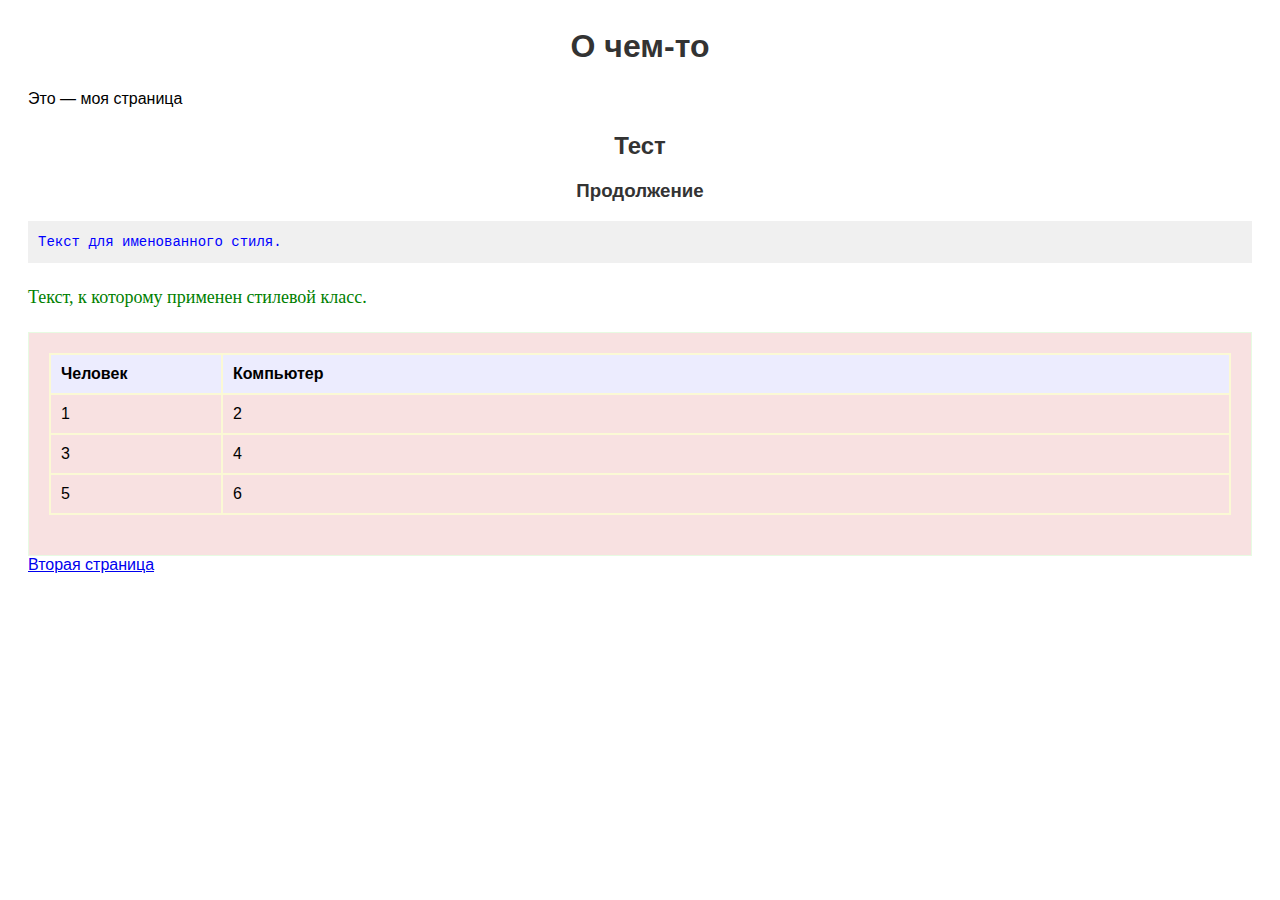
<file: 1/index.html>
<html lang="ru">
<head>
    <meta charset="UTF-8">
    <title>Первая страница</title>
    <link rel="stylesheet" type="text/css" href="main.css">
</head>
<body>

    <h1>О чем-то</h1>

    <p>Это — моя страница</p>
    <h2>Тест</h2>
    <h3>Продолжение</h3>

   
    <p id="art">Текст для именованного стиля.</p>

    
    <p class="new">Текст, к которому применен стилевой класс.</p>

    <div class="table-area">
        <table>
            <thead>
                <tr>
                    <th>Человек</th>
                    <th>Компьютер</th>
                </tr>
            </thead>
            <tbody>
                <tr>
                    <td>1</td>
                    <td>2</td>
                </tr>
                <tr>
                    <td>3</td>
                    <td>4</td>
                </tr>
                <tr>
                    <td>5</td>
                    <td>6</td>
                </tr>
            </tbody>
        </table>
    </div>

    <a href="secondpage.html">Вторая страница</a>

</body>
</html>
</file>
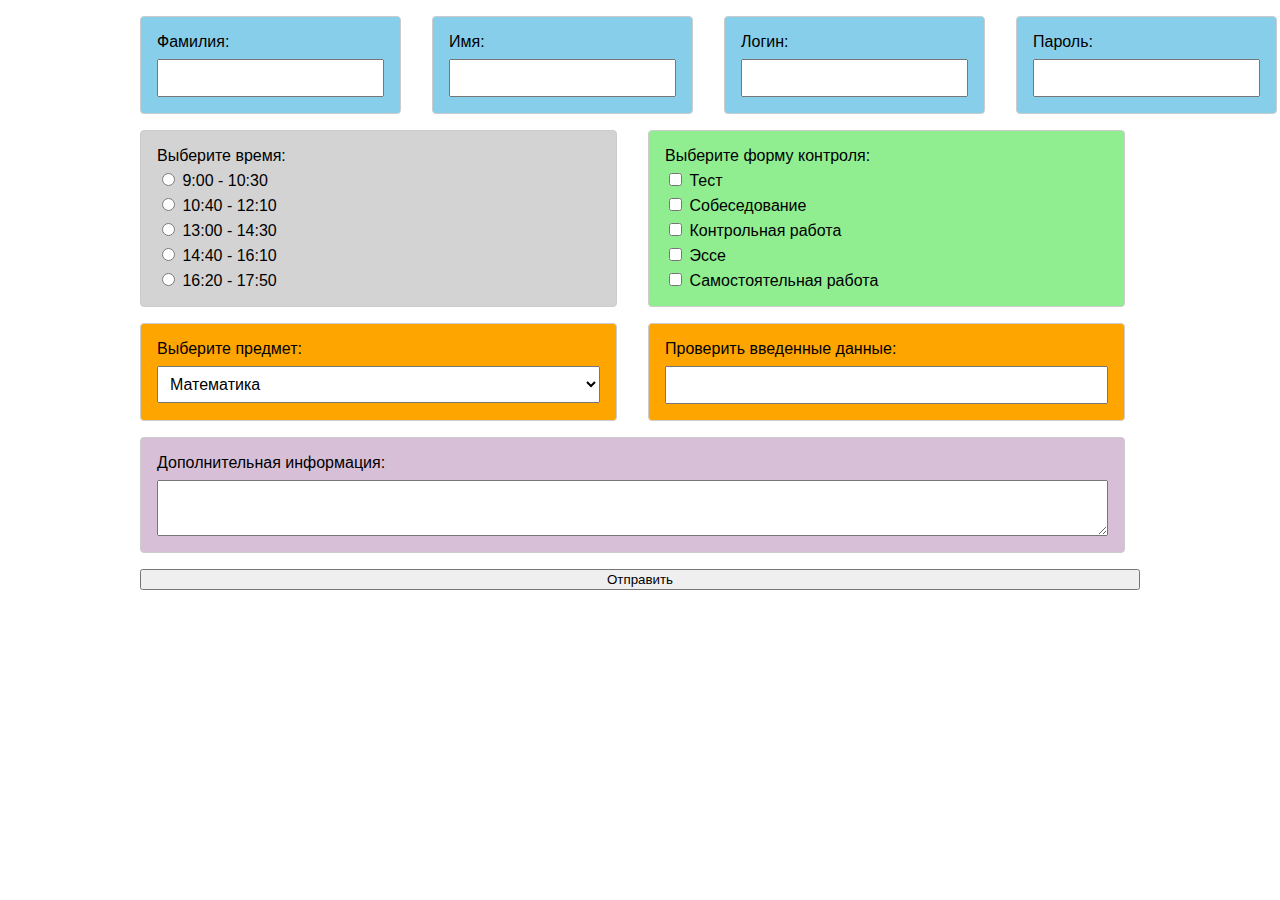
<file: 4/index.html>
<!DOCTYPE html>
<html lang="ru">
<head>
    <meta charset="UTF-8">
    <meta name="viewport" content="width=device-width, initial-scale=1">
    <title>Анкета</title>
    <link rel="stylesheet" href="style.css">
</head>
<body>
    <form class="form-container" onsubmit="return handleFormSubmit()" method="POST">
        <div class="row">
            <div class="form-field">
                <label for="surname">Фамилия:</label>
                <input type="text" id="surname" name="surname" required>
            </div>
            <div class="form-field">
                <label for="name">Имя:</label>
                <input type="text" id="name" name="name">
            </div>
            <div class="form-field">
                <label for="login">Логин:</label>
                <input type="text" id="login" name="login">
            </div>
            <div class="form-field">
                <label for="password">Пароль:</label>
                <input type="password" id="password" name="password">
            </div>
        </div>
        <div class="row">
            <div class="form-field">
                <label>Выберите время:</label>
                <label><input type="radio" name="time" value="09-10"> 9:00 - 10:30</label>
                <label><input type="radio" name="time" value="10-11"> 10:40 - 12:10</label>
                <label><input type="radio" name="time" value="13-14"> 13:00 - 14:30</label>
                <label><input type="radio" name="time" value="14-16"> 14:40 - 16:10</label>
                <label><input type="radio" name="time" value="16-17"> 16:20 - 17:50</label>
            </div>
            <div class="form-field">
                <label>Выберите форму контроля:</label>
                <label><input type="checkbox" name="control" value="test"> Тест</label>
                <label><input type="checkbox" name="control" value="interview"> Собеседование</label>
                <label><input type="checkbox" name="control" value="control"> Контрольная работа</label>
                <label><input type="checkbox" name="control" value="essay"> Эссе</label>
                <label><input type="checkbox" name="control" value="inpedent"> Самостоятельная работа</label>
            </div>
        </div>
        <div class="row">
            <div class="form-field">
                <label for="subject">Выберите предмет:</label>
                <select id="subject" name="subject">
                    <option value="math">Математика</option>
                    <option value="inf">Информатика</option>
                    <option value="eng">Английский язык</option>
                    <option value="rus">Русский язык</option>
                    <option value="chem">Химия</option>
                </select>
            </div>
            <div class="form-field">
                <label for="verification">Проверить введенные данные:</label>
                <input type="text" id="verification" name="verification">
            </div>
        </div>
        <div class="form-field">
            <label for="info">Дополнительная информация:</label>
            <textarea id="info" name="info"></textarea>
        </div>
        <button type="submit">Отправить</button>
    </form>

    <!-- Подключение внешнего файла script.js -->
    <script src="script.js"></script>
</body>
</html>
</file>
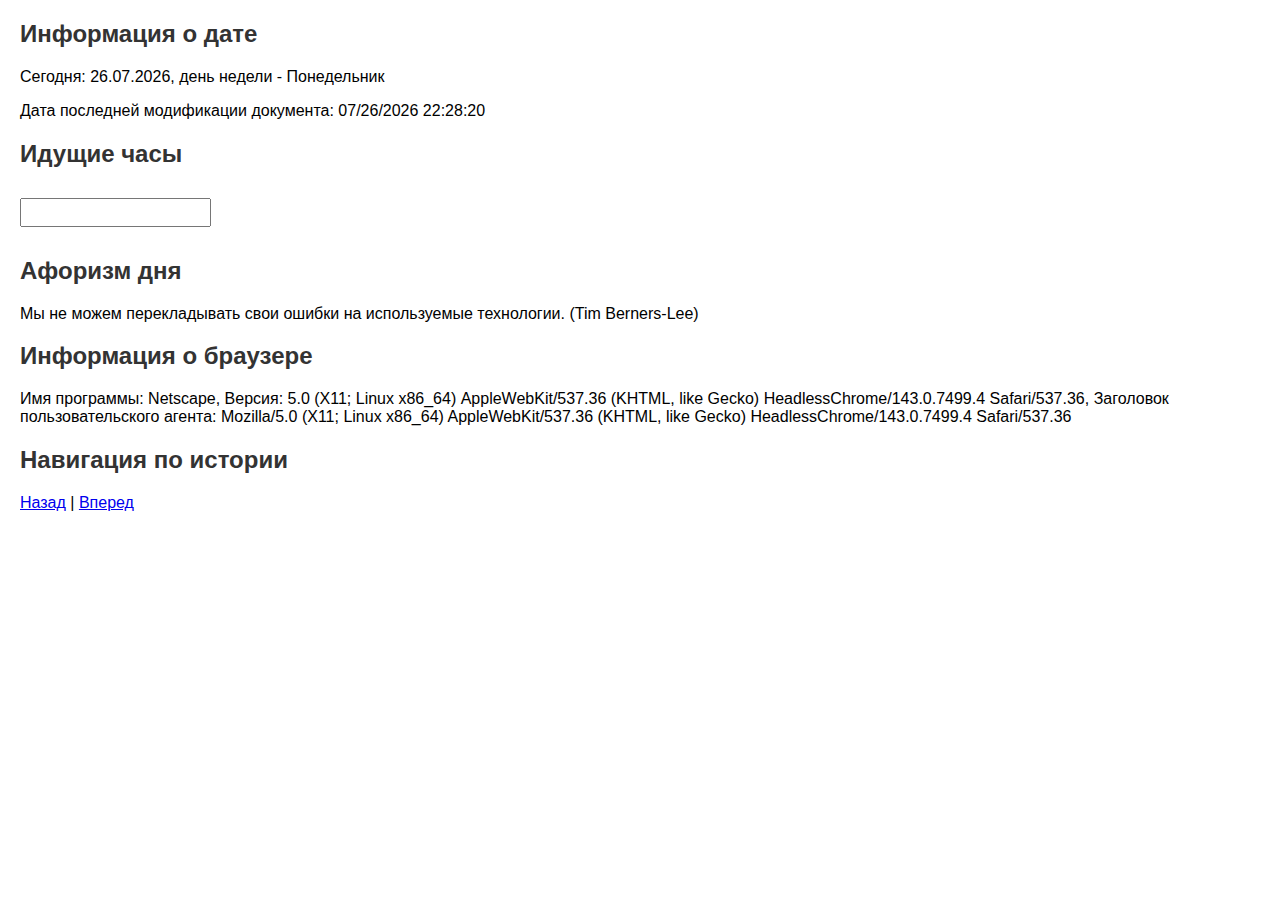
<file: 6/index.html>
<!DOCTYPE html>
<html lang="ru">
<head>
    <meta charset="UTF-8">
    <meta name="viewport" content="width=device-width, initial-scale=1.0">
    <title>Задание с датой, афоризмом и характеристиками браузера</title>
    <link rel="stylesheet" href="style.css">
</head>
<body>
    <h2>Информация о дате</h2>
    <p id="date"></p>
    <p id="modification-date"></p>
    <h2>Идущие часы</h2>
    <input type="text" id="clock" readonly>
    <h2>Афоризм дня</h2>
    <p id="aphorism"></p>
    <h2>Информация о браузере</h2>
    <p id="browser-info"></p>
    <h2>Навигация по истории</h2>
    <a href="#" id="prevPage">Назад</a> | <a href="#" id="nextPage">Вперед</a>
    <script src="script.js"></script>
</body>
</html>
</file>
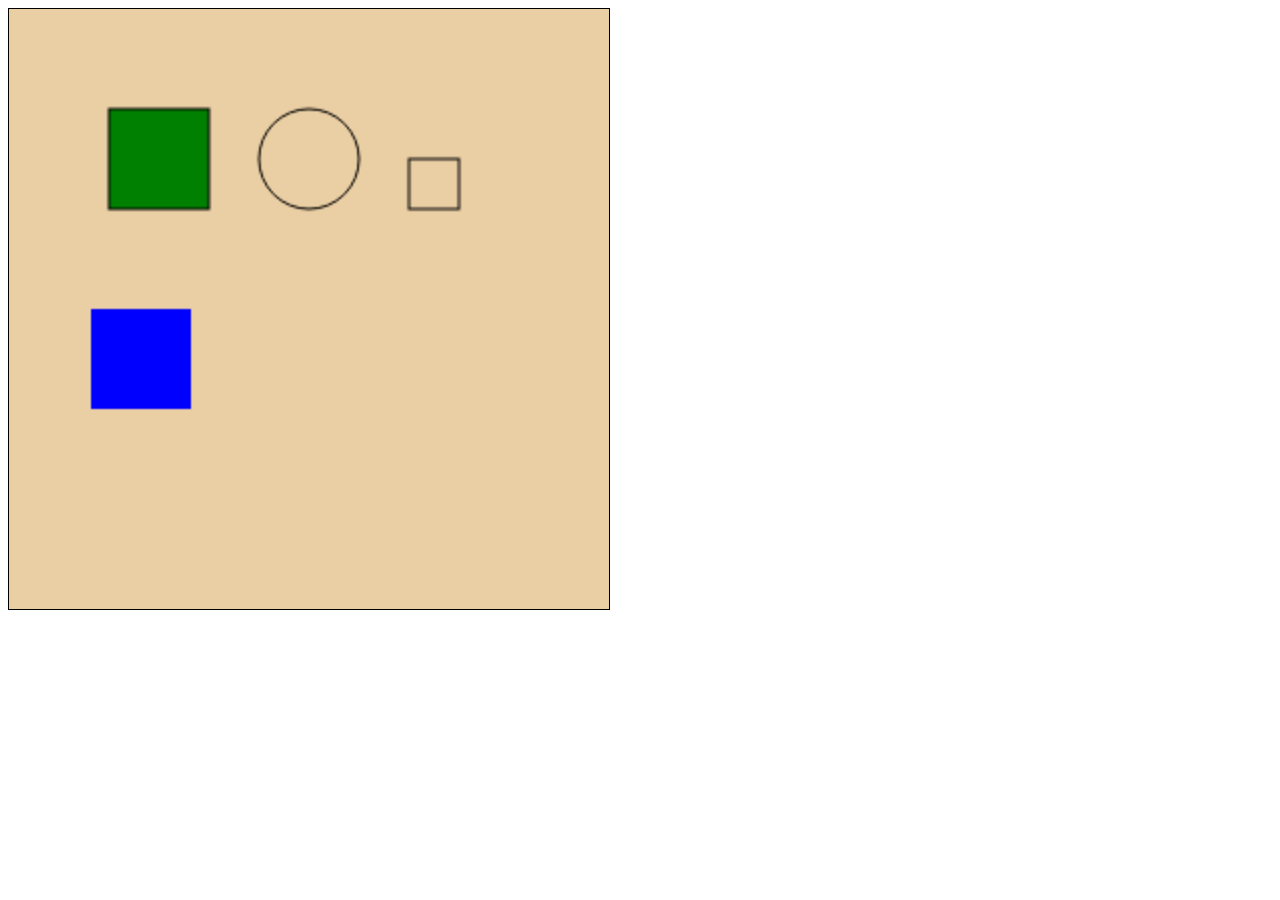
<file: animation/index.html>
<!DOCTYPE html>
<html>
<head>
    <title>Анимация на Canvas</title>
    <link rel="stylesheet" type="text/css" href="style.css">
</head>
<body onload="startAnimation()">
    <canvas id="pic" width="300" height="300"></canvas>
    <script src="script.js"></script>
</body>
</html>
</file>
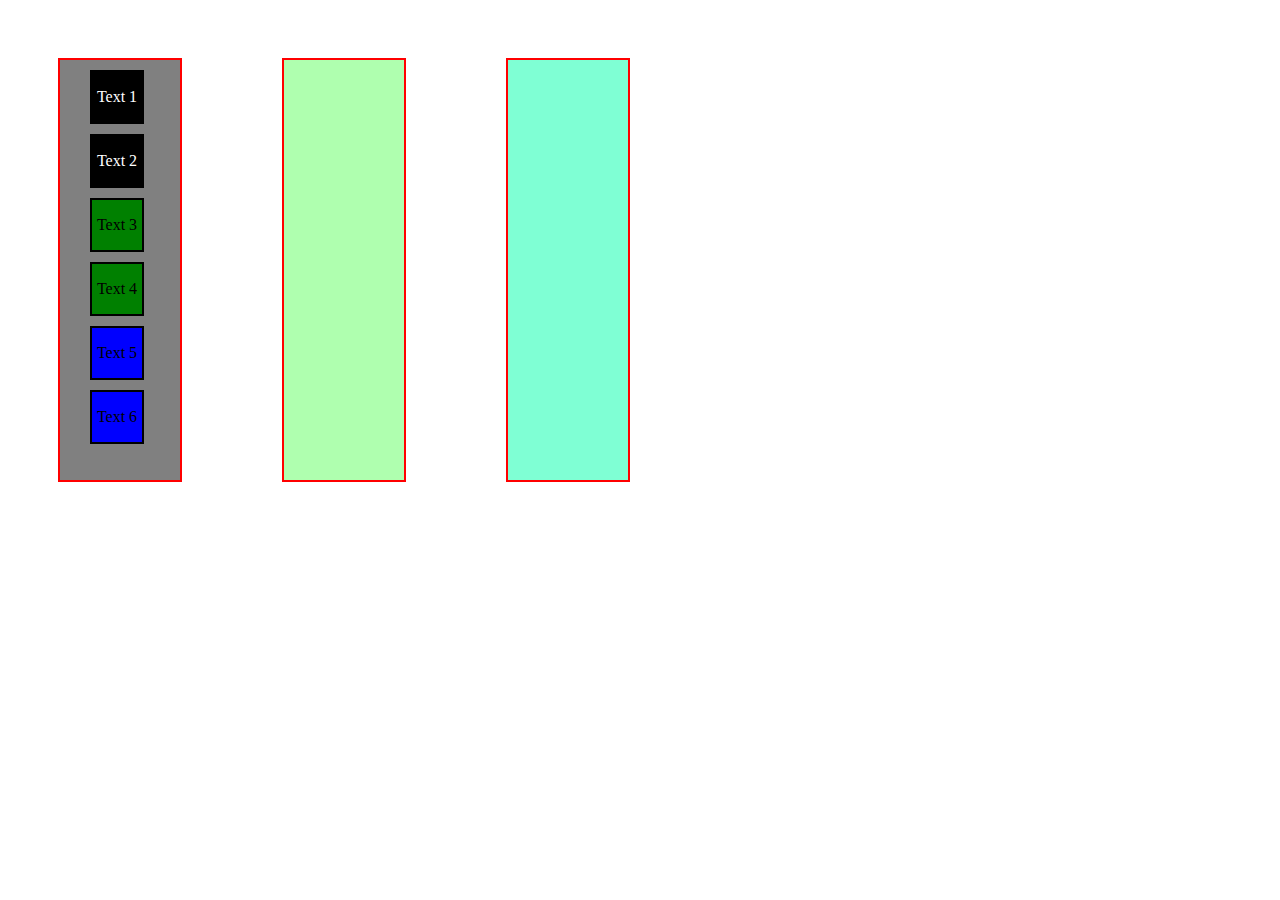
<file: drop/index.html>
<!DOCTYPE html>
<html>
<head>
    <meta charset="UTF-8">
    <title>Контейнеры</title>
    <link rel="stylesheet" href="style.css">
</head>
<body>
    <div id="targetblack" class="black-container" ondragenter="return dragEnter(event)" ondrop="return dragDrop(event)" ondragover="return dragOver(event)">
        <div id="1DragElement" class="element black" ondragstart="return dragStart(event)" ondragend="return dragEnd(event)" draggable="true">Text 1</div>
        <div id="2DragElement" class="element black" ondragstart="return dragStart(event)" ondragend="return dragEnd(event)" draggable="true">Text 2</div>
        <div id="3DragElement" class="element green" ondragstart="return dragStart(event)" ondragend="return dragEnd(event)" draggable="true">Text 3</div>
        <div id="4DragElement" class="element green" ondragstart="return dragStart(event)" ondragend="return dragEnd(event)" draggable="true">Text 4</div>
        <div id="5DragElement" class="element blue" ondragstart="return dragStart(event)" ondragend="return dragEnd(event)" draggable="true">Text 5</div>
        <div id="6DragElement" class="element blue" ondragstart="return dragStart(event)" ondragend="return dragEnd(event)" draggable="true">Text 6</div>
    </div>
    <div id="targetgreen" class="green-container" ondragenter="return dragEnter(event)" ondrop="return dragDrop(event)" ondragover="return dragOver(event)"></div>
    <div id="targetblue" class="blue-container" ondragenter="return dragEnter(event)" ondrop="return dragDrop(event)" ondragover="return dragOver(event)"></div>
    <script src="script.js"></script>
</body>
</html>
</file>
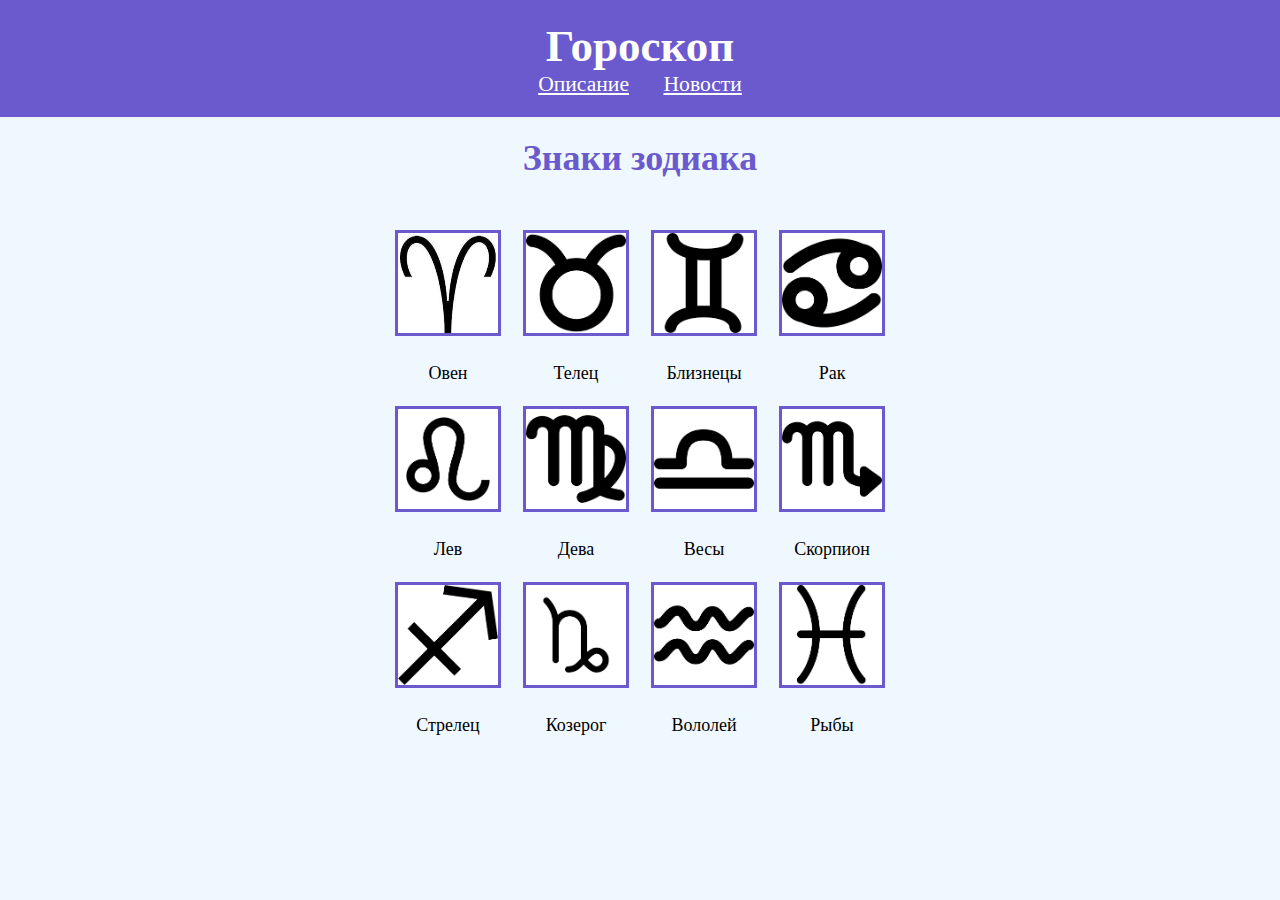
<file: goroscop/images.html>
<!DOCTYPE html>
<html>
<head>
    <meta charset="UTF-8">
    <title>Гороскоп - Галерея</title>
    <link rel="stylesheet" href="style.css">
</head>
<body>
    <header>
        <h1>Гороскоп</h1>
        <nav>
            <a href="index.html">Описание</a>
            <a href="news.html">Новости</a>
        </nav>
    </header>
    <main>
        <h2>Знаки зодиака</h2>
        <table>
            <tr>
                <td><img src="[data-uri]" ></td>
                <td><img src="[data-uri]" ></td>
                <td><img src="[data-uri]" ></td>
                <td><img src="[data-uri]" ></td>
            </tr>
            <tr><td>Овен</td>
                <td>Телец</td>
                <td>Близнецы</td>
                <td>Рак</td></tr>
                <tr><td><img src="[data-uri]"></td>
        <td><img src="[data-uri]"></td>
                <td><img src="[data-uri]" ></td>
            <td><img src="[data-uri]"></td>
             </td>   
            </tr>
                <tr><td>Лев</td>
                    <td>Дева</td>
                    <td>Весы</td>
                    <td>Скорпион</td></tr>
                <tr><td><img src="[data-uri]"></td>
                <td><img src="[data-uri]" ></td>
                <td><img src="[data-uri]" ></td>
                <td><img src="[data-uri]" ></td>
           </tr>
            <tr>
                <td>Стрелец</td>
                <td>Козерог</td>
                <td>Вололей</td>
                <td>Рыбы</td>
            </tr>
        </table>
    </main>
</body>
</html>
</file>
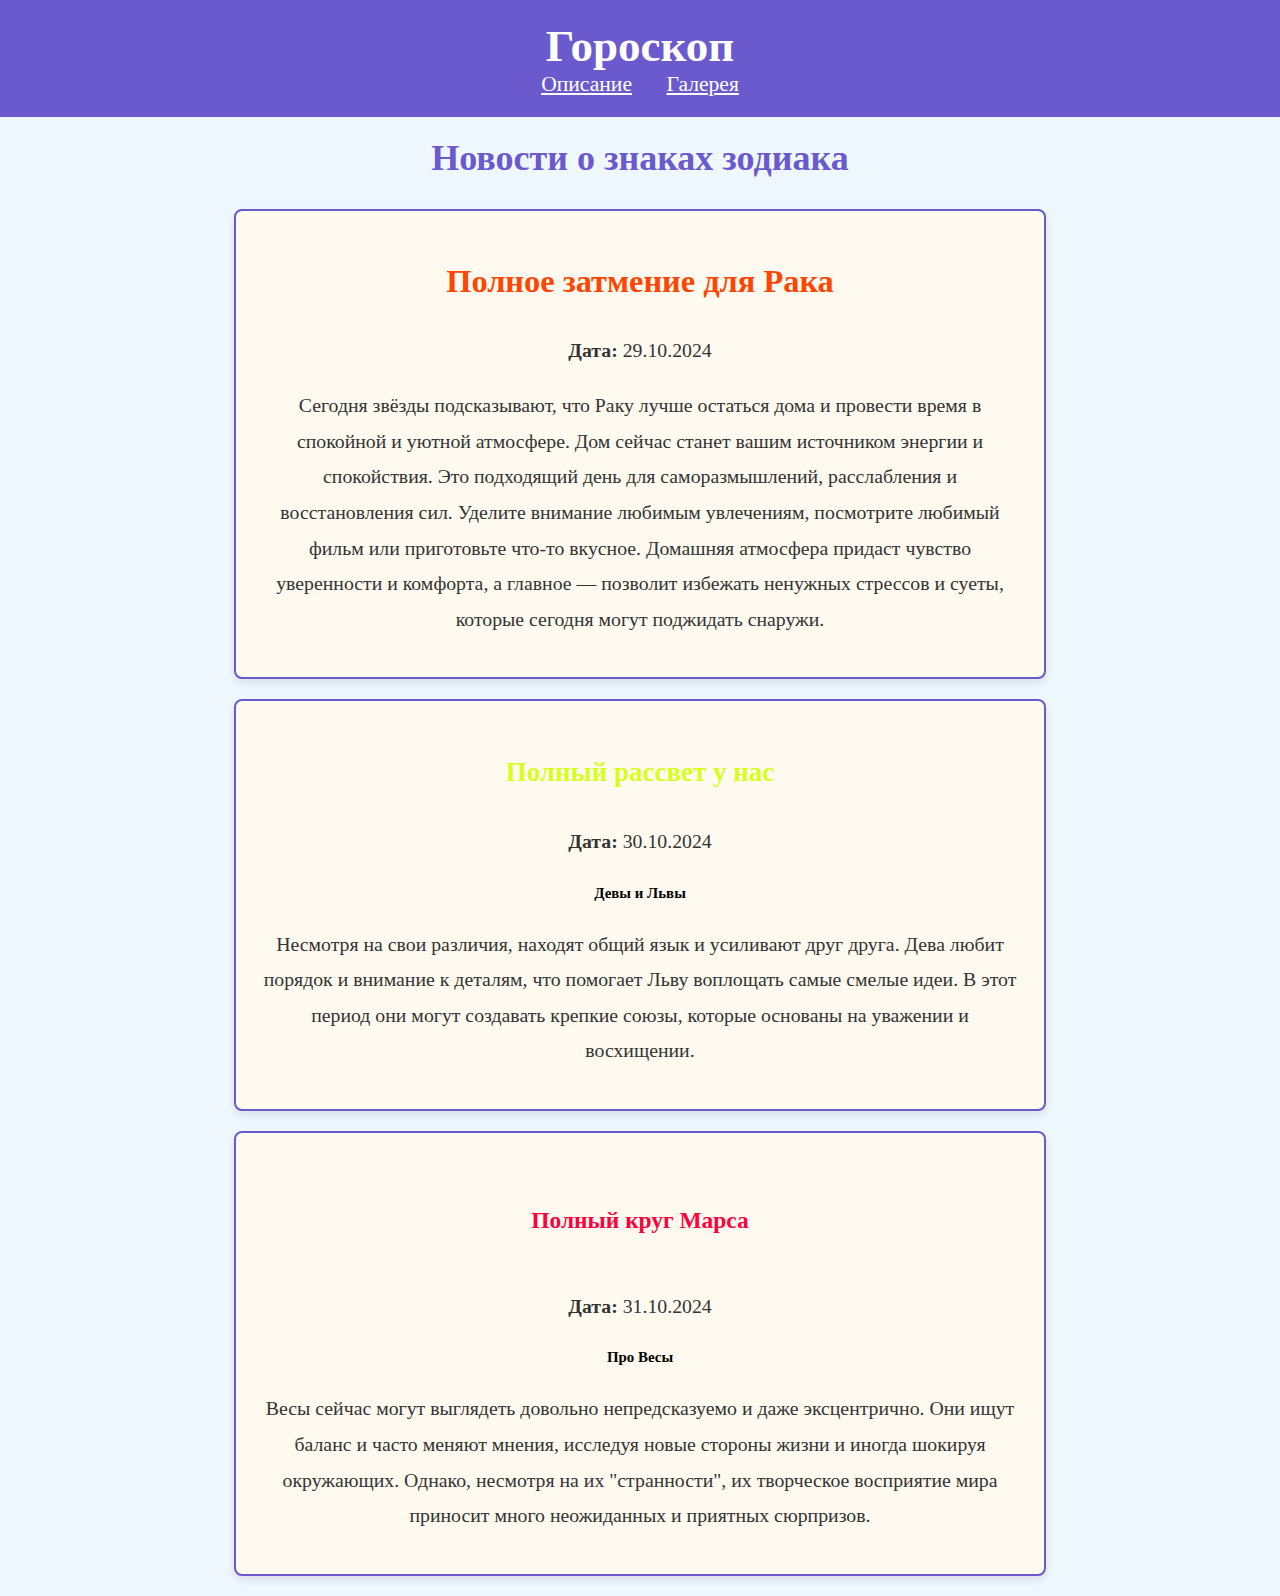
<file: goroscop/news.html>
<!DOCTYPE html>
<head>
    <meta charset="UTF-8">
    <title>Гороскоп - Новости</title>
    <link rel="stylesheet" href="style.css">
</head>
<body>
    <header>
        <h1>Гороскоп</h1>
        <nav>
            <a href="index.html">Описание</a>
            <a href="images.html">Галерея</a>
        </nav>
    </header>
        <h2>Новости о знаках зодиака</h2>

        <div class="news-item">
            <h3>Полное затмение для Рака</h3>
            <p><strong>Дата:</strong> 29.10.2024</p>
            <p>Сегодня звёзды подсказывают, что Раку лучше остаться дома и провести время в спокойной и уютной атмосфере. Дом сейчас станет вашим источником энергии и спокойствия. Это подходящий день для саморазмышлений, расслабления и восстановления сил. Уделите внимание любимым увлечениям, посмотрите любимый фильм или приготовьте что-то вкусное. Домашняя атмосфера придаст чувство уверенности и комфорта, а главное — позволит избежать ненужных стрессов и суеты, которые сегодня могут поджидать снаружи.</p>
        </div>

        <div class="news-item">
            <h4>Полный рассвет у нас</h4>
            <p><strong>Дата:</strong> 30.10.2024</p>
            <h5>Девы и Львы</h5>
            <p>Несмотря на свои различия, находят общий язык и усиливают друг друга. Дева любит порядок и внимание к деталям, что помогает Льву воплощать самые смелые идеи. В этот период они могут создавать крепкие союзы, которые основаны на уважении и восхищении.</p>
        </div>

        <div class="news-item">
            <h6>Полный круг Марса</h6>
            <p><strong>Дата:</strong> 31.10.2024</p>
            <h5>Про Весы</h5>
            <p>Весы сейчас могут выглядеть довольно непредсказуемо и даже эксцентрично. Они ищут баланс и часто меняют мнения, исследуя новые стороны жизни и иногда шокируя окружающих. Однако, несмотря на их "странности", их творческое восприятие мира приносит много неожиданных и приятных сюрпризов.</p>
        </div>
</body>
</html>
</file>
<file: 1/main.css>
body {
    body {background: rgb(138, 248, 138);}
    font-family: Arial, sans-serif;
    padding: 20px; 
}


h1, h2, h3 {
    text-align: center;
    color: #333;
}

p {
    font-size: 16px;
    line-height: 1.6;
}

.new {
    font-family: 'Times New Roman', Times, serif;
    font-size: 18px;
    color: green;
}

#art {
    font-family: 'Courier New', Courier, monospace;
    font-size: 14px;
    color: blue;
    background-color: #f0f0f0; 
    padding: 10px;
    margin-bottom: 20px;
}


table {
    width: 100%;
    border-collapse: collapse; 
    margin-bottom: 20px;
}

th, td {
    border: 2px solid rgb(251, 249, 213);
    padding: 10px;
    text-align: left;
}

th {
    background-color: #ececfe;
}

td:first-child {
    width: 150px;
}

.table-area {
    background-color: #f8e1e1;
    padding: 20px;
    margin-top: 20px;
    border: 1px solid #e7fbe2;
}

img {
    width: 300px;
    height: auto;
    margin-bottom: 20px;
}
</file>
<file: 4/style.css>
body {
    font-family: Arial, sans-serif;
    margin: 0;
    padding: 0;
    box-sizing: border-box;
}

.form-container {
    display: flex;
    flex-direction: column;
    gap: 1rem;
    padding: 1rem;
    max-width: 800px;
    margin: auto;
}

.row {
    display: flex;
    gap: 1rem;
}

.form-field {
    display: flex;
    flex-direction: column;
    padding: 1rem;
    border: 1px solid #ccc;
    border-radius: 4px;
    background-color: #f0f0f0;
    flex: 1;
}

/* Цвета для каждого блока */
.row:first-child .form-field:nth-child(1) {
    background-color: #87CEEB; /* Голубой */
}

.row:first-child .form-field:nth-child(2) {
    background-color: #87CEEB;
}

.row:first-child .form-field:nth-child(3) {
    background-color: #87CEEB;
}

.row:first-child .form-field:nth-child(4) {
    background-color: #87CEEB;
}

.row:nth-child(2) .form-field:nth-child(1) {
    background-color: #D3D3D3; 
}

.row:nth-child(2) .form-field:nth-child(2) {
    background-color: #90EE90;
}

.row:nth-child(3) .form-field:nth-child(1) {
    background-color: #FFA500;
}

.row:nth-child(3) .form-field:nth-child(2) {
    background-color: #FFA500;
}

.form-container > .form-field {
    background-color: #D8BFD8; 
}

input, select, textarea {
    padding: 0.5rem;
    font-size: 1rem;
    margin-top: 0.5rem;
}
@media all and (min-width: 800px) {
    .form-container {
        max-width: 1000px;
    }

    .form-field {
        margin-right: 15px;
    }

    button {
        width: auto;
    }
}

/* Средние экраны */
@media screen and (max-width: 800px) {
    .form-container {
        padding: 15px;
    }

    .row {
        flex-direction: column;
    }

    .form-field {
        margin-right: 0;
        margin-bottom: 15px;
    }

    button {
        width: 100%;
    }
}

/* Маленькие экраны */
@media screen and (max-width: 420px) {
    .form-container {
        padding: 10px;
        border: none;
        box-shadow: none;
    }

    .form-field label {
        font-size: 14px;
    }

    .form-field input,
    .form-field select,
    .form-field textarea {
        padding: 6px;
        font-size: 14px;
    }

    button {
        padding: 8px;
        font-size: 14px;
    }
}
</file>
<file: 6/style.css>
body {
    font-family: Arial, sans-serif;
    margin: 20px;
}

h2 {
    color: #333;
}

input {
    margin: 10px 0;
    padding: 5px;
}
</file>
<file: animation/style.css>
canvas {
    width: 600px;
    height: 600px;
    background-color: #ebcfa4;
    border: 1px solid black;
}
</file>
<file: drop/style.css>
.element {
    border: 2px solid black;
    height: 50px;
    width: 50px;
    margin-left: 20px;
    margin-bottom: 10px;
    text-align: center;
    display: flex;
    align-items: center;
    justify-content: center;
    cursor: move;
}

.black {
    background-color: black;
    color: white;
}

.green {
    background-color: green;
}

.blue {
    background-color: blue;
}

.black-container, .green-container, .blue-container {
    border: 2px solid red;
    height: 400px;
    width: 100px;
    float: left;
    margin: 50px;
    padding: 10px;
}

.black-container {
    background-color: gray;
}

.green-container {
    background-color: rgb(175, 255, 175);
}

.blue-container {
    background-color: aquamarine;
}
</file>
<file: goroscop/style.css>
/* Общие стили для всех страниц */
body {
    font-family: 'Times New Roman', Times, serif;
    background-color: #f0f8ff;
    margin: 0;
    padding: 0;
    text-align: center;
    font-size: 18px; /* Базовый размер текста для страницы */
}

header {
    background-color: #6a5acd;
    color: white;
    padding: 20px 0;
}

header h1 {
    margin: 0;
    font-size: 2.5em; /* Увеличенный размер заголовка */
}

nav a {
    color: white;
    margin: 0 15px;
    text-decoration: underline;
    font-size: 1.2em; /* Увеличенный размер текста для навигации */
}

nav a:hover {
    color: #ff4500;
}

h2 {
    color: #6a5acd;
    font-size: 2em; /* Увеличенный размер для подзаголовка */
    margin-top: 20px;
}

table {
    margin: auto;
    border-spacing: 20px;
}

img {
    border: 3px solid #6a5acd;
    width: 100px;
    height: 100px;
}

/* Стили для новостей */
.news-item {
    border: 2px solid #6a5acd;
    padding: 20px;
    margin: 20px auto;
    width: 60%;
    background-color: #fffaf0;
    box-shadow: 0 4px 8px rgba(0, 0, 0, 0.1);
    border-radius: 8px;
}

.news-item h3 {
    color: #ff4500;
    font-size: 1.8em; /* Увеличенный размер для заголовков новостей */
}

.news-item h4 {
    color: #d6ff20;
    font-size: 1.5em;
}

.news-item h6 {
    color: #ff003c;
    font-size: 1.3em;
}

.news-item p {
    line-height: 1.8;
    color: #333;
    font-size: 1.1em; /* Увеличенный размер текста для параграфов */
}
</file>
